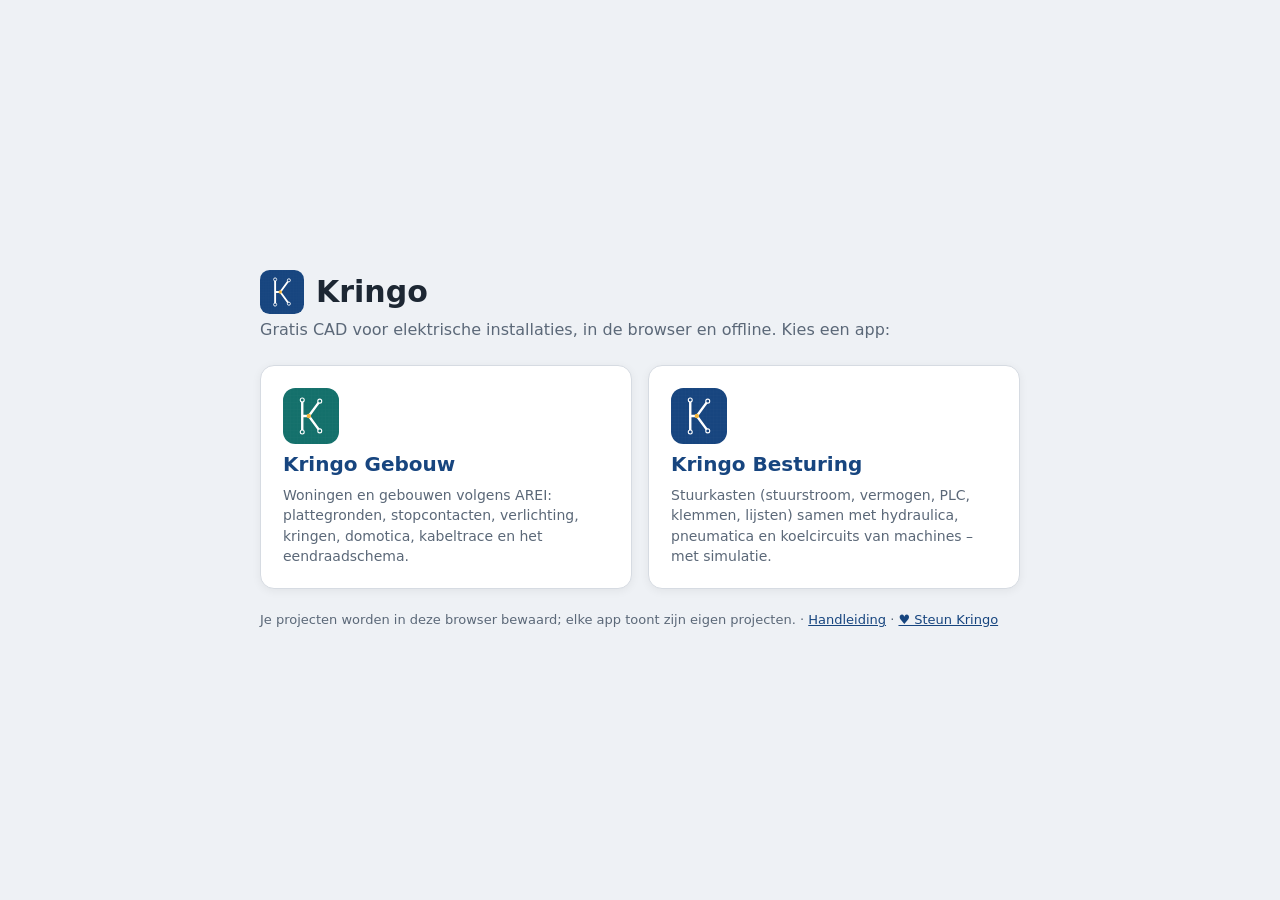
<file: index.html>
<!doctype html>
<html lang="nl">
<head>
  <meta charset="utf-8">
  <meta name="viewport" content="width=device-width, initial-scale=1, viewport-fit=cover">
  <title>Kringo</title>
  <meta name="theme-color" content="#17457f">
  <meta name="description" content="Kringo – CAD voor elektrische installaties in de browser: Kringo Gebouw (AREI) en Kringo Besturing (stuurkasten, hydraulica, pneumatica)">
  <link rel="manifest" href="manifest.webmanifest">
  <link rel="icon" href="icons/icon.svg" type="image/svg+xml">
  <link rel="apple-touch-icon" href="icons/apple-touch-icon.png">
  <script>
    // Choice of app. The last used app opens directly (also for installs of the former single app),
    // unless the page is opened with ?kies (the logo in both apps links here).
    (function () {
      var app = null;
      try { app = localStorage.getItem('kringo.app'); } catch (e) { /* private mode */ }
      if ((app === 'gebouw' || app === 'besturing') && !/[?&]kies\b/.test(location.search)) location.replace(app + '/');
    })();
  </script>
  <style>
    :root { --bg: #eef1f5; --card: #fff; --text: #1d2733; --muted: #5b6878; --line: #d6dbe2; --accent: #17457f; }
    @media (prefers-color-scheme: dark) { :root { --bg: #161a20; --card: #1f242c; --text: #e4e8ee; --muted: #93a0b2; --line: #353c47; --accent: #7fb0f0; } }
    * { box-sizing: border-box; }
    body { margin: 0; min-height: 100vh; display: flex; align-items: center; justify-content: center; padding: 24px 16px;
      background: var(--bg); color: var(--text); font: 16px/1.45 system-ui, -apple-system, "Segoe UI", sans-serif; }
    main { width: 100%; max-width: 760px; }
    h1 { display: flex; align-items: center; gap: 12px; margin: 0 0 4px; font-size: 30px; }
    h1 img { width: 44px; height: 44px; }
    p.lead { margin: 0 0 24px; color: var(--muted); }
    .apps { display: grid; grid-template-columns: repeat(2, minmax(0, 1fr)); gap: 16px; }
    @media (max-width: 600px) { .apps { grid-template-columns: 1fr; } }
    a.app { display: flex; flex-direction: column; gap: 6px; padding: 22px; border-radius: 14px; background: var(--card); border: 1px solid var(--line);
      color: inherit; text-decoration: none; box-shadow: 0 2px 10px rgba(0,0,0,.06); transition: transform .1s, border-color .1s; }
    a.app:hover { transform: translateY(-2px); border-color: var(--accent); }
    a.app .icon { width: 56px; height: 56px; }
    a.app b { font-size: 20px; color: var(--accent); }
    a.app span { color: var(--muted); font-size: 14px; }
    footer { margin-top: 22px; color: var(--muted); font-size: 13px; }
    footer a { color: var(--accent); }
  </style>
</head>
<body>
  <main>
    <h1><img src="icons/icon.svg" alt="">Kringo</h1>
    <p class="lead">Gratis CAD voor elektrische installaties, in de browser en offline. Kies een app:</p>
    <div class="apps">
      <a class="app" href="gebouw/">
        <img class="icon" src="icons/gebouw.svg" alt=""><b>Kringo Gebouw</b>
        <span>Woningen en gebouwen volgens AREI: plattegronden, stopcontacten, verlichting, kringen, domotica, kabeltrace en het eendraadschema.</span>
      </a>
      <a class="app" href="besturing/">
        <img class="icon" src="icons/icon.svg" alt=""><b>Kringo Besturing</b>
        <span>Stuurkasten (stuurstroom, vermogen, PLC, klemmen, lijsten) samen met hydraulica, pneumatica en koelcircuits van machines – met simulatie.</span>
      </a>
    </div>
    <footer>Je projecten worden in deze browser bewaard; elke app toont zijn eigen projecten. ·
      <a href="https://github.com/gST84/kringo/blob/main/docs/HANDLEIDING.md" target="_blank" rel="noopener">Handleiding</a> ·
      <a href="https://ko-fi.com/gst84" target="_blank" rel="noopener">♥ Steun Kringo</a></footer>
  </main>
  <script>
    if ('serviceWorker' in navigator && (location.protocol === 'https:' || location.hostname === 'localhost')) {
      navigator.serviceWorker.register('sw.js', { updateViaCache: 'none' }).catch(function () {});
    }
  </script>
</body>
</html>
</file>
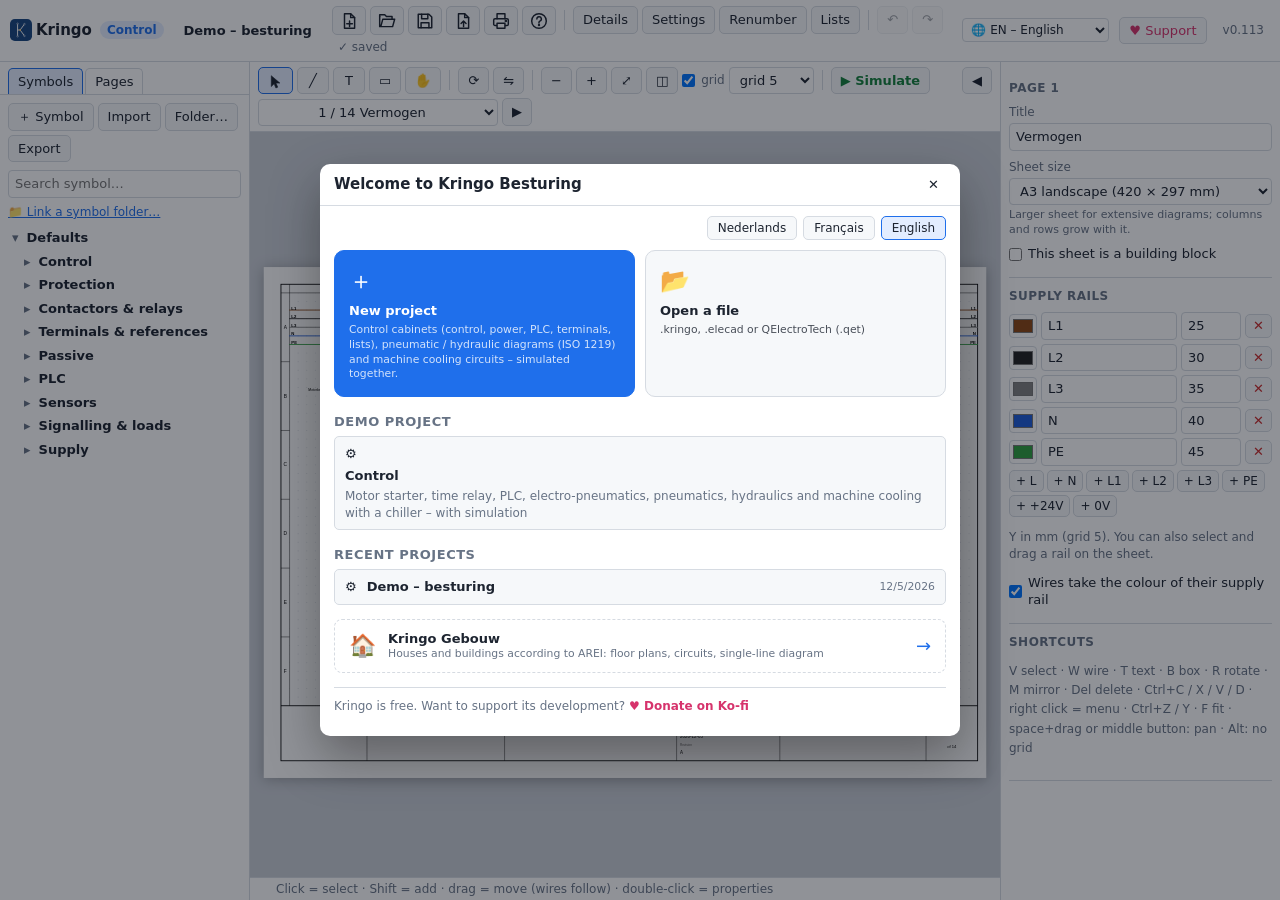
<file: besturing/index.html>
<!doctype html>
<html lang="nl">
<head>
  <meta charset="utf-8">
  <meta name="viewport" content="width=device-width, initial-scale=1, maximum-scale=1, user-scalable=no, viewport-fit=cover">
  <title>Kringo Besturing</title>
  <meta name="theme-color" content="#17457f">
  <meta name="description" content="Kringo Besturing – stuurkasten, hydraulica, pneumatica en machinekoeling tekenen en simuleren in de browser">
  <meta name="mobile-web-app-capable" content="yes">
  <meta name="apple-mobile-web-app-capable" content="yes">
  <meta name="apple-mobile-web-app-title" content="Kringo Besturing">
  <meta name="apple-mobile-web-app-status-bar-style" content="default">
  <link rel="manifest" href="manifest.webmanifest">
  <link rel="icon" href="../icons/icon.svg" type="image/svg+xml">
  <link rel="icon" href="../icons/icon-192.png" type="image/png" sizes="192x192">
  <link rel="apple-touch-icon" href="../icons/apple-touch-icon.png">
  <link rel="stylesheet" href="../styles.css">
</head>
<body>
  <div id="app">
    <header id="top"></header>
    <main>
      <aside id="left">
        <div id="left-tabs" class="tabs"></div>
        <div id="library" class="panel"></div>
        <div id="pages" class="panel" hidden></div>
      </aside>
      <section id="center">
        <div id="toolbar"></div>
        <div id="canvas"></div>
        <div id="status"></div>
      </section>
      <aside id="right"><div id="props" class="panel"></div></aside>
    </main>
  </div>
  <div id="print-root"></div>
  <noscript>Kringo heeft JavaScript nodig.</noscript>
  <script type="module" src="../src/apps/besturing.js"></script>
  <script>
    // Safety net: when the app does not start (an old or broken offline copy), offer to clear it.
    setTimeout(function () {
      if (window.kringo) return;
      var box = document.createElement('div');
      box.style.cssText = 'position:fixed;inset:auto 16px 16px 16px;z-index:9999;max-width:520px;margin:auto;padding:14px 16px;border-radius:10px;background:#fff7e6;border:1px solid #f0b44c;color:#3b2a06;font:14px/1.4 system-ui,sans-serif;box-shadow:0 6px 24px rgba(0,0,0,.2)';
      box.innerHTML = '<b>Kringo Besturing start niet.</b> Waarschijnlijk is de opgeslagen (offline) versie verouderd. Je projecten blijven bewaard.<br><button style="margin-top:8px;padding:6px 12px;border-radius:6px;border:1px solid #c98a0b;background:#f6b73c;cursor:pointer;font:inherit">Herstellen en herladen</button>';
      box.querySelector('button').onclick = async function () {
        try {
          var regs = navigator.serviceWorker ? await navigator.serviceWorker.getRegistrations() : [];
          for (var i = 0; i < regs.length; i++) await regs[i].unregister();
          if (window.caches) { var keys = await caches.keys(); for (var j = 0; j < keys.length; j++) await caches.delete(keys[j]); }
        } catch (e) { /* reload anyway */ }
        location.replace(location.pathname + '?r=' + Date.now());
      };
      document.body.appendChild(box);
    }, 8000);
  </script>
</body>
</html>
</file>
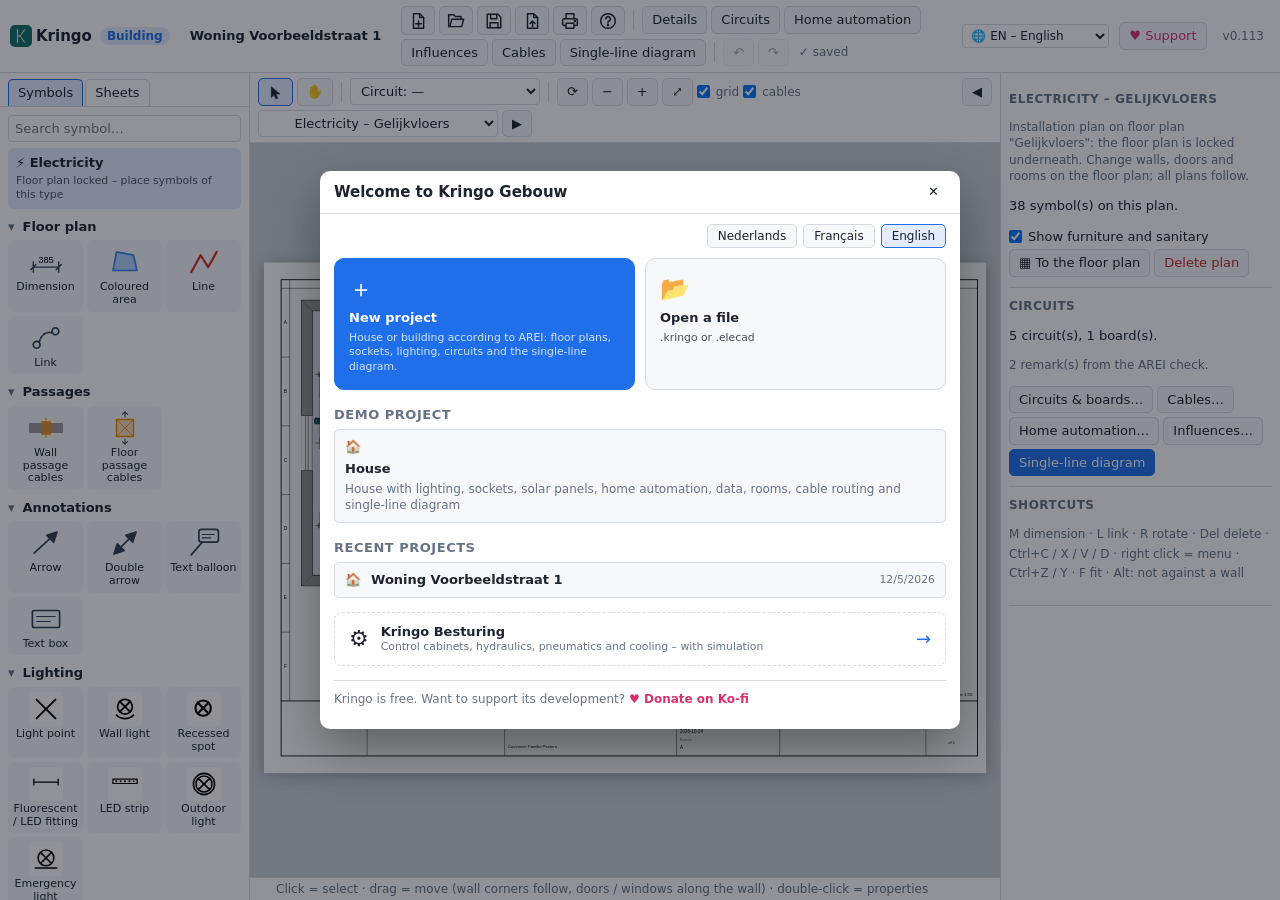
<file: gebouw/index.html>
<!doctype html>
<html lang="nl">
<head>
  <meta charset="utf-8">
  <meta name="viewport" content="width=device-width, initial-scale=1, maximum-scale=1, user-scalable=no, viewport-fit=cover">
  <title>Kringo Gebouw</title>
  <meta name="theme-color" content="#14706b">
  <meta name="description" content="Kringo Gebouw – elektrische installaties van woningen en gebouwen (AREI) in de browser">
  <meta name="mobile-web-app-capable" content="yes">
  <meta name="apple-mobile-web-app-capable" content="yes">
  <meta name="apple-mobile-web-app-title" content="Kringo Gebouw">
  <meta name="apple-mobile-web-app-status-bar-style" content="default">
  <link rel="manifest" href="manifest.webmanifest">
  <link rel="icon" href="../icons/gebouw.svg" type="image/svg+xml">
  <link rel="icon" href="../icons/gebouw-192.png" type="image/png" sizes="192x192">
  <link rel="apple-touch-icon" href="../icons/gebouw-apple-touch-icon.png">
  <link rel="stylesheet" href="../styles.css">
</head>
<body>
  <div id="app">
    <header id="top"></header>
    <main>
      <aside id="left">
        <div id="left-tabs" class="tabs"></div>
        <div id="library" class="panel"></div>
        <div id="pages" class="panel" hidden></div>
      </aside>
      <section id="center">
        <div id="toolbar"></div>
        <div id="canvas"></div>
        <div id="status"></div>
      </section>
      <aside id="right"><div id="props" class="panel"></div></aside>
    </main>
  </div>
  <div id="print-root"></div>
  <noscript>Kringo heeft JavaScript nodig.</noscript>
  <script type="module" src="../src/apps/gebouw.js"></script>
  <script>
    // Safety net: when the app does not start (an old or broken offline copy), offer to clear it.
    setTimeout(function () {
      if (window.kringo) return;
      var box = document.createElement('div');
      box.style.cssText = 'position:fixed;inset:auto 16px 16px 16px;z-index:9999;max-width:520px;margin:auto;padding:14px 16px;border-radius:10px;background:#fff7e6;border:1px solid #f0b44c;color:#3b2a06;font:14px/1.4 system-ui,sans-serif;box-shadow:0 6px 24px rgba(0,0,0,.2)';
      box.innerHTML = '<b>Kringo Gebouw start niet.</b> Waarschijnlijk is de opgeslagen (offline) versie verouderd. Je projecten blijven bewaard.<br><button style="margin-top:8px;padding:6px 12px;border-radius:6px;border:1px solid #c98a0b;background:#f6b73c;cursor:pointer;font:inherit">Herstellen en herladen</button>';
      box.querySelector('button').onclick = async function () {
        try {
          var regs = navigator.serviceWorker ? await navigator.serviceWorker.getRegistrations() : [];
          for (var i = 0; i < regs.length; i++) await regs[i].unregister();
          if (window.caches) { var keys = await caches.keys(); for (var j = 0; j < keys.length; j++) await caches.delete(keys[j]); }
        } catch (e) { /* reload anyway */ }
        location.replace(location.pathname + '?r=' + Date.now());
      };
      document.body.appendChild(box);
    }, 8000);
  </script>
</body>
</html>
</file>
<file: styles.css>
:root {
  --bg: #eef1f5;
  --panel: #ffffff;
  --panel2: #f6f8fa;
  --line: #d6dbe2;
  --text: #1d2430;
  --muted: #677385;
  --accent: #1f6feb;
  --accent-soft: #e3edff;
  --danger: #c92a2a;
  --sel: #1f6feb;
  --canvas: #c9ced6;
  --infl-diff: #ccfbf1;
  --infl-on: #0f766e;
  font: 13px/1.35 system-ui, -apple-system, "Segoe UI", Roboto, sans-serif;
  color: var(--text);
}
@media (prefers-color-scheme: dark) {
  :root {
    --bg: #161a20; --panel: #1f242c; --panel2: #262c35; --line: #353c47; --text: #e4e8ee; --muted: #93a0b2;
    --accent: #5b9bff; --accent-soft: #24344f; --canvas: #2a3038;
    --infl-diff: #173b3a; --infl-on: #0d9488;
  }
}
* { box-sizing: border-box; }
html, body { margin: 0; height: 100%; background: var(--bg); }
[hidden] { display: none !important; }
button, input, select, textarea { font: inherit; color: inherit; }
button {
  background: var(--panel2); border: 1px solid var(--line); border-radius: 5px; padding: 4px 9px; cursor: pointer; white-space: nowrap;
}
button:hover:not(:disabled) { border-color: var(--accent); }
button:disabled { opacity: .4; cursor: default; }
button.primary { background: var(--accent); border-color: var(--accent); color: #fff; }
button.danger { color: var(--danger); }
button.icon { padding: 2px 7px; }
button.link { background: none; border: none; padding: 0; color: var(--accent); text-decoration: underline; cursor: pointer; }
button.active { background: var(--accent-soft); border-color: var(--accent); }
input[type=text], input[type=number], input[type=search], input[type=date], input:not([type]), select, textarea {
  background: var(--panel); border: 1px solid var(--line); border-radius: 4px; padding: 4px 6px; width: 100%; min-width: 0;
}
input:focus, select:focus, textarea:focus { outline: 2px solid var(--accent-soft); border-color: var(--accent); }
input[type=color] { width: 100%; height: 28px; border: 1px solid var(--line); border-radius: 4px; background: var(--panel); }

#app { display: flex; flex-direction: column; height: 100vh; }
#top {
  display: flex; align-items: center; gap: 10px; padding: 6px 10px;
  padding-top: max(6px, env(safe-area-inset-top));
  padding-left: max(10px, env(safe-area-inset-left)); padding-right: max(10px, env(safe-area-inset-right)); background: var(--panel); border-bottom: 1px solid var(--line); flex-wrap: wrap;
}
.brand { font-weight: 700; font-size: 15px; display: flex; align-items: center; gap: 4px; }
.brand .logo { width: 22px; height: 22px; }
a.brand { color: inherit; text-decoration: none; }
.brand .appname { margin-left: 4px; padding: 1px 7px; border-radius: 10px; background: var(--accent-soft); color: var(--accent); font-size: 12px; font-weight: 600; }
.install { background: var(--accent); border-color: var(--accent); color: #fff; }
.projname { font-weight: 600; background: none; border-color: transparent; max-width: 260px; overflow: hidden; text-overflow: ellipsis; }
.menu { display: flex; gap: 4px; align-items: center; flex-wrap: wrap; flex: 1; }
.sep { width: 1px; height: 20px; background: var(--line); margin: 0 4px; display: inline-block; }
.savestate { color: var(--muted); font-size: 12px; margin-left: 6px; }
.savestate.dirty { color: #c77d00; }
.savestate.error { color: var(--danger); }

main { flex: 1; display: grid; grid-template-columns: var(--left-w, 250px) minmax(0, 1fr) var(--right-w, 280px); grid-template-rows: minmax(0, 1fr); min-height: 0; }
aside { background: var(--panel); min-height: 0; display: flex; flex-direction: column; position: relative; }
.splitter { position: absolute; top: 0; bottom: 0; width: 7px; z-index: 5; cursor: col-resize; touch-action: none; }
.splitter.left { right: -4px; }
.splitter.right { left: -4px; }
.splitter:hover, body.resizing .splitter { background: var(--accent); opacity: .35; }
body.resizing { cursor: col-resize; user-select: none; }
body.resizing #canvas { pointer-events: none; }
#left { border-right: 1px solid var(--line); }
#right { border-left: 1px solid var(--line); }
.panel { overflow: auto; flex: 1; padding: 8px; min-height: 0; }
.tabs { display: flex; gap: 2px; padding: 6px 8px 0; border-bottom: 1px solid var(--line); flex-wrap: wrap; }
.tabs button { border-radius: 5px 5px 0 0; border-bottom: none; background: none; }
.tabs button.active { background: var(--accent-soft); }
.panel-tools { display: flex; gap: 4px; flex-wrap: wrap; margin-bottom: 8px; }
.hint { color: var(--muted); font-size: 12px; }
.hint.keys { line-height: 1.6; }
.warn { color: #c77d00; margin: 4px 0; }

#center { display: flex; flex-direction: column; min-width: 0; min-height: 0; }
#toolbar { display: flex; gap: 4px; align-items: center; padding: 5px 8px; background: var(--panel); border-bottom: 1px solid var(--line); flex-wrap: wrap; }
#toolbar .tool { min-width: 32px; }
#toolbar select { width: auto; max-width: 190px; }
.grow { flex: 1; }
#canvas { flex: 1; position: relative; overflow: hidden; background: var(--canvas); min-height: 0; min-width: 0; }
/* split view: second sheet next to the editor */
.canvaswrap { flex: 1; display: flex; min-height: 0; min-width: 0; }
.viewpane { display: flex; flex-direction: column; flex: 0 0 50%; min-width: 0; min-height: 0; background: var(--canvas); }
.viewpane[hidden], .splitbar[hidden] { display: none; }
.viewbar { display: flex; gap: 4px; align-items: center; padding: 3px 6px; background: var(--panel); border-bottom: 1px solid var(--line); flex-wrap: wrap; }
.viewbar .pagesel { max-width: 60%; }
.viewbar .grow { flex: 1; }
.viewhost { flex: 1; position: relative; overflow: hidden; min-height: 0; }
.splitbar { flex: 0 0 6px; cursor: col-resize; background: var(--line); touch-action: none; }
.splitbar:hover { background: var(--sel); }
body.simulating .viewhost svg.canvas { cursor: pointer; }
body.simulating .viewhost { box-shadow: inset 0 0 0 3px #22c55e; }
body[data-mode=building] .viewpane, body[data-mode=building] .splitbar { display: none !important; }
@media (max-width: 800px) { .canvaswrap { flex-direction: column; } .splitbar { cursor: row-resize; flex-basis: 8px; } }
#status { display: flex; gap: 16px; padding: 3px 10px; background: var(--panel); border-top: 1px solid var(--line); font-size: 12px; color: var(--muted); white-space: nowrap; overflow: hidden; }
.check { display: flex; align-items: center; gap: 6px; cursor: pointer; margin: 4px 0; }
.check input { width: auto; margin: 0; }
.check.small { font-size: 12px; color: var(--muted); }

/* ---------- canvas ---------- */
svg.canvas { width: 100%; height: 100%; display: block; user-select: none; touch-action: none; }
svg.canvas[data-tool=wire], svg.canvas[data-tool=place], svg.canvas[data-tool=text], svg.canvas[data-tool=box] { cursor: crosshair; }
svg.canvas[data-tool=pan] { cursor: grab; }
.sheet { fill: #fff; filter: drop-shadow(0 1px 4px rgba(0, 0, 0, .25)); }
.gridfill { fill: url(#gp); }
.frame line, .frame rect { stroke: #000; stroke-width: .25; fill: none; }
.frame .fr-outer { stroke-width: .5; }
.ink line, .ink rect, .ink circle, .ink path, .ink polyline { stroke: #000; stroke-width: .3; fill: none; stroke-linecap: round; stroke-linejoin: round; }
.ink .fi { fill: #000; }
.ink circle.fi { stroke: none; }
.ink .fw { fill: #fff; }
svg text { font-family: Arial, Helvetica, sans-serif; dominant-baseline: central; fill: #000; stroke: none; }
.tb-b, .tag, .rail-l { font-weight: bold; }
.tb-l { fill: #666; }
.xref, .mirror, .wno { fill: #333; }
.tag.dup { fill: #d00; }
.rail .rl { stroke-width: .5; }
.ink .hit { stroke: transparent; fill: transparent; stroke-width: 2.2; }
.ink rect.hit { fill: transparent; stroke: none; }
.ink .box rect.hit.edge { fill: none; stroke: transparent; stroke-width: 2; }
.ink polyline.hit { fill: none; }
.comp:hover .hit, .text:hover .hit { fill: rgba(31, 111, 235, .06); }
.wire:hover .wl, .rail:hover .rl { stroke: #4b8af0; }
.sel line, .sel rect:not(.hit):not(.handle), .sel circle:not(.openpin), .sel path, .sel polyline.wl, .sel .rl { stroke: var(--sel) !important; }
.sel text { fill: var(--sel); }
.comp.sel .hit { fill: rgba(31, 111, 235, .08); stroke: var(--sel); stroke-width: .2; stroke-dasharray: 1 .6; }
.ink .handle { fill: #fff; stroke: var(--sel); stroke-width: .25; cursor: move; }
.ink .openpin { fill: none; stroke: #d33; stroke-width: .2; }
.overlay .ghost line, .overlay .ghost rect, .overlay .ghost circle, .overlay .ghost path { stroke: var(--sel); stroke-width: .3; fill: none; opacity: .75; }
.overlay .ghostwire { stroke: var(--sel); stroke-width: .3; fill: none; stroke-dasharray: 1 .6; }
.overlay .cursor { fill: none; stroke: var(--sel); stroke-width: .2; }
.overlay .band { fill: rgba(31, 111, 235, .08); stroke: var(--sel); stroke-width: .2; stroke-dasharray: 1 .6; }
.overlay .ghostbox { fill: none; stroke: var(--sel); stroke-width: .3; stroke-dasharray: 4 1 1 1; }

/* ---------- library ---------- */
.search { margin-bottom: 6px; }
.libstatus { margin: 0 0 6px; font-size: 12px; }
.tree .folder { cursor: pointer; padding: 3px 0; font-weight: 600; user-select: none; }
.tree .folder:hover { color: var(--accent); }
.caret { display: inline-block; width: 10px; color: var(--muted); }
.symgrid { display: grid; grid-template-columns: repeat(auto-fill, minmax(68px, 1fr)); gap: 4px; margin: 2px 0 6px; }
.sym {
  position: relative; display: flex; flex-direction: column; align-items: center; gap: 2px; padding: 4px 2px; border: 1px solid transparent;
  border-radius: 6px; cursor: pointer; text-align: center; font-size: 11px; background: var(--panel2);
}
.sym:hover { border-color: var(--accent); }
.sym.active { background: var(--accent-soft); border-color: var(--accent); }
.sym span { line-height: 1.15; word-break: break-word; }
.sym .more { position: absolute; top: 1px; right: 1px; padding: 0 4px; font-size: 11px; display: none; border: none; background: none; }
.sym:hover .more { display: block; }
.symsvg { background: #fff; border-radius: 4px; }
.symsvg .ink line, .symsvg .ink rect, .symsvg .ink circle, .symsvg .ink path { stroke-width: .5; }
.popup { position: fixed; z-index: 1000; background: var(--panel); border: 1px solid var(--line); border-radius: 6px; box-shadow: 0 6px 20px rgba(0, 0, 0, .2); display: flex; flex-direction: column; padding: 4px; min-width: 160px; }
.popup button { border: none; background: none; text-align: left; }
.popup button:hover { background: var(--accent-soft); }

/* ---------- pages ---------- */
.pagelist { list-style: none; margin: 0; padding: 0; }
.pagelist li { display: flex; gap: 8px; padding: 5px 6px; border-radius: 5px; cursor: pointer; }
.pagelist li:hover { background: var(--panel2); }
.pagelist li.active { background: var(--accent-soft); font-weight: 600; }
.pagelist .no { width: 22px; text-align: right; color: var(--muted); }

/* ---------- properties ---------- */
.psec { border-bottom: 1px solid var(--line); padding: 6px 0 10px; }
.psec h3 { font-size: 12px; text-transform: uppercase; letter-spacing: .04em; color: var(--muted); margin: 4px 0 8px; }
.field { display: flex; flex-direction: column; gap: 3px; margin-bottom: 8px; }
.field > span { font-size: 12px; color: var(--muted); }
.field small { color: var(--muted); font-size: 11px; }
.ro { padding: 4px 0; font-weight: 600; }
.comphead { display: flex; gap: 8px; align-items: center; padding: 4px 0 8px; border-bottom: 1px solid var(--line); }
.comphead div { display: flex; flex-direction: column; }
.comphead small { color: var(--muted); }
.btnrow { display: flex; gap: 4px; flex-wrap: wrap; }
.chips { display: flex; gap: 3px; flex-wrap: wrap; margin: 4px 0; }
.chips button { padding: 2px 6px; font-size: 12px; }
.railrow { display: grid; grid-template-columns: 28px 1fr 60px auto; gap: 4px; align-items: center; margin-bottom: 4px; }
.pingrid { display: grid; grid-template-columns: 1fr 1fr; gap: 4px; }
.pingrid label { display: flex; align-items: center; gap: 4px; }
.pingrid label span { color: var(--muted); font-size: 11px; min-width: 18px; }
.grid2 { display: grid; grid-template-columns: 1fr 1fr; gap: 0 8px; }
.grid3 { display: grid; grid-template-columns: 1fr 1fr 1fr; gap: 0 6px; }
.linked { margin: 0; padding-left: 16px; }
.reflist { margin: 6px 0; font-size: 12px; }
.blockpart { border: 1px solid var(--line); border-radius: 6px; padding: 4px 8px; margin: 4px 0; }
.blockpart > summary { cursor: pointer; font-size: 13px; padding: 2px 0; }
.blockpart[open] > summary { margin-bottom: 6px; }

/* ---------- modals ---------- */
.modal-back { position: fixed; inset: 0; background: rgba(10, 15, 25, .45); display: flex; align-items: center; justify-content: center; z-index: 100; }
.modal { background: var(--panel); border-radius: 10px; box-shadow: 0 20px 50px rgba(0, 0, 0, .35); width: min(460px, 94vw); max-height: 92vh; display: flex; flex-direction: column; }
.modal.wide { width: min(980px, 96vw); }
.modal.full { width: 96vw; height: 94vh; }
.modal-head { display: flex; align-items: center; justify-content: space-between; padding: 10px 14px; border-bottom: 1px solid var(--line); }
.modal-head h2 { font-size: 15px; margin: 0; }
.modal-head button { border: none; background: none; }
.modal-body { padding: 14px; overflow: auto; flex: 1; min-height: 0; }
.modal.full .modal-body { display: flex; padding: 0; }
.modal-foot { display: flex; justify-content: flex-end; gap: 6px; padding: 10px 14px; border-top: 1px solid var(--line); }
.modal p { margin: 0 0 8px; }
.form h3 { font-size: 13px; margin: 6px 0 8px; }
.form.cols2 { display: grid; grid-template-columns: 1fr 1fr; gap: 20px; }
.logoprev { height: 70px; border: 1px dashed var(--line); border-radius: 6px; display: flex; align-items: center; justify-content: center; margin-bottom: 6px; background: #fff; color: #888; }
.logoprev img { max-height: 64px; max-width: 100%; }
.tablewrap { max-height: 60vh; overflow: auto; margin-top: 8px; }
table.list { border-collapse: collapse; width: 100%; font-size: 12px; }
table.list th, table.list td { border-bottom: 1px solid var(--line); padding: 4px 6px; text-align: left; vertical-align: top; }
table.list th { position: sticky; top: 0; background: var(--panel2); }
table.list tbody tr:hover { background: var(--accent-soft); cursor: pointer; }
table.list tr.current td { font-weight: 600; }
td.empty { color: var(--muted); text-align: center; padding: 20px; }
.toast { position: fixed; bottom: 30px; left: 50%; transform: translateX(-50%) translateY(20px); background: #222b38; color: #fff; padding: 8px 16px; border-radius: 6px; opacity: 0; transition: .2s; pointer-events: none; z-index: 2000; }
.toast.show { opacity: 1; transform: translateX(-50%); }

/* ---------- symbol editor ---------- */
.symeditor { display: grid; grid-template-columns: 56px 1fr 280px; width: 100%; min-height: 0; }
.se-tools { display: flex; flex-direction: column; gap: 4px; padding: 8px; border-right: 1px solid var(--line); overflow: auto; }
.se-tools button { padding: 6px 0; font-size: 15px; }
.se-tools select { font-size: 11px; padding: 2px; }
.se-tools hr { width: 100%; border: none; border-top: 1px solid var(--line); }
.se-canvas { position: relative; min-height: 0; min-width: 0; background: #fff; }
.symcanvas { width: 100%; height: 100%; display: block; user-select: none; cursor: crosshair; }
.symcanvas .g1 { stroke: #eef0f3; stroke-width: .05; }
.symcanvas .g5 { stroke: #d5dae1; stroke-width: .08; }
.symcanvas .origin { stroke: #e55; stroke-width: .12; }
.symcanvas .ink line, .symcanvas .ink rect, .symcanvas .ink circle, .symcanvas .ink path, .symcanvas .ink polyline { stroke-width: .3; }
.symcanvas .sel line, .symcanvas .sel rect:not(.hit), .symcanvas .sel circle:not(.hit), .symcanvas .sel path { stroke: var(--sel); }
.symcanvas .hit.hit.hit { stroke: transparent !important; fill: transparent !important; stroke-width: 1.5 !important; }
.symcanvas .pinmark circle { fill: #e33; stroke: none; }
.symcanvas .pinmark.sel circle:not(.hit) { fill: var(--sel); }
.symcanvas .pinlbl { fill: #e33; }
.symcanvas .taglbl { fill: #2a8; font-weight: bold; cursor: move; }
.symcanvas .pv { stroke: var(--sel); stroke-width: .25; fill: none; stroke-dasharray: .8 .5; }
.symcanvas .cursor { fill: var(--sel); }
.coords { position: absolute; bottom: 6px; left: 8px; font-size: 11px; color: #789; background: rgba(255, 255, 255, .8); padding: 1px 5px; border-radius: 4px; }
.se-side { border-left: 1px solid var(--line); padding: 10px; overflow: auto; }
.se-side h3 { font-size: 12px; text-transform: uppercase; color: var(--muted); margin: 8px 0; }
.openlist { min-height: 100px; }

/* ---------- print ---------- */
#print-root { display: none; }
@media print {
  @page { size: A3 landscape; margin: 0; }
  @page a2 { size: 594mm 420mm; margin: 0; }
  @page a1 { size: 841mm 594mm; margin: 0; }
  @page a0 { size: 1189mm 841mm; margin: 0; }
  body { background: #fff; }
  #app, .modal-back, .toast { display: none !important; }
  #print-root { display: block; }
  .print-page { width: 420mm; height: 297mm; page-break-after: always; break-after: page; overflow: hidden; }
  .print-page:last-child { page-break-after: auto; break-after: auto; }
  .print-page svg { width: 420mm; height: 297mm; display: block; }
  /* larger sheets print on their own page size (named pages) */
  .print-page.sheet-A2 { page: a2; width: 594mm; height: 420mm; }
  .print-page.sheet-A2 svg { width: 594mm; height: 420mm; }
  .print-page.sheet-A1 { page: a1; width: 841mm; height: 594mm; }
  .print-page.sheet-A1 svg { width: 841mm; height: 594mm; }
  .print-page.sheet-A0 { page: a0; width: 1189mm; height: 841mm; }
  .print-page.sheet-A0 svg { width: 1189mm; height: 841mm; }
}

/* ---------- wire colours ---------- */
.railrow input[type=color] { height: 24px; padding: 0 1px; }
.chips.colors { gap: 4px; align-items: center; }
.cchip { width: 22px; height: 22px; padding: 0; border-radius: 50%; border: 2px solid var(--line); font-size: 10px; font-weight: 700; color: #fff; }
.cchip.auto { background: var(--panel2); color: var(--text); }
.cchip.gnye { background: repeating-linear-gradient(45deg, #2e9e3e 0 4px, #e0c000 4px 8px) !important; }
.cchip.active { outline: 2px solid var(--accent); outline-offset: 1px; }
.colorpick input[type=color] { width: 30px; height: 24px; padding: 0 1px; }

/* ---------- project kinds and views ---------- */
body[data-kind=schematic] .kind-building, body[data-kind=building] .kind-schematic { display: none !important; }
body[data-kind=building] #left-tabs, body[data-kind=building] #library, body[data-kind=building] #pages { display: none !important; }
body[data-mode=schematic] .view-plan, body[data-mode=building] .view-sheet { display: none !important; }
body[data-mode=schematic] svg.plancanvas, body[data-mode=building] svg.canvas:not(.plancanvas) { display: none; }
.tgroup { display: contents; }
#building-left { display: flex; flex-direction: column; min-height: 0; flex: 1; }
#building-left .tabs.inner { padding-top: 6px; }
.kindbadge { font-size: 12px; color: var(--muted); border: 1px solid var(--line); border-radius: 10px; padding: 2px 8px; white-space: nowrap; }
.kinds { display: grid; grid-template-columns: 1fr 1fr; gap: 8px; margin-top: 6px; }
.kind { display: flex; flex-direction: column; align-items: flex-start; gap: 4px; padding: 10px; text-align: left; white-space: normal; border-radius: 8px; }
.kind small { color: var(--muted); }
.kind .kicon { font-size: 22px; }
.kind.active { background: var(--accent-soft); border-color: var(--accent); }
.pagegroup { margin-bottom: 10px; }
.pagegrouphead { display: flex; align-items: center; justify-content: space-between; margin: 4px 0 2px; padding: 2px 4px; font-size: 12px; font-weight: 600; text-transform: uppercase; letter-spacing: .04em; color: var(--muted); border-bottom: 1px solid var(--line, #ddd); }
.pagegrouphead button { padding: 0 7px; font-size: 13px; line-height: 20px; }
.pagegroup .hint { margin: 4px 6px; }
.pagelist h4 { margin: 10px 0 4px; font-size: 12px; text-transform: uppercase; color: var(--muted); letter-spacing: .04em; }

/* ---------- plan ---------- */
.plancanvas[data-tool=wall], .plancanvas[data-tool=arcwall], .plancanvas[data-tool=opening], .plancanvas[data-tool=stair], .plancanvas[data-tool=spiral], .plancanvas[data-tool=text], .plancanvas[data-tool=place], .plancanvas[data-tool=link], .plancanvas[data-tool=dim], .plancanvas[data-tool=area], .plancanvas[data-tool=line], .plancanvas[data-tool=calib] { cursor: crosshair; }
.plangrid { fill: url(#pgp); }
.plan .walloutline polygon { fill: #000; stroke: #000; stroke-linejoin: miter; pointer-events: none; }
.plan .wall { fill: #9b9b9b; stroke: none; }
.plan .wall.inner { fill: #bdbdbd; }
.plan .wall:hover { fill: #8fb1ea; }
.plan .wall.sel { fill: var(--sel) !important; }
.plan .divider path { fill: none; stroke: #333; stroke-linecap: butt; }
.plan .divider .divhit { stroke: transparent !important; stroke-dasharray: none; }
.plan .divider.sel .divhit { stroke: rgba(31, 111, 235, .15) !important; }
.plan .divider:hover path:not(.divhit) { stroke: #3b6fd6; }
.plan .divider.sel path:not(.divhit) { stroke: var(--sel); }
.plan .gap { fill: #fff; stroke: none; }
.plan .stairbox { fill: #fff; }
.plan polygon.ol { stroke: #000; }
.plan .sel polygon.ol { stroke: var(--sel); }
.plan .plink { fill: none; }
.plan .opening:hover line, .plan .opening:hover path { stroke: #4b8af0; }
.plan .psym:hover .hit { fill: rgba(31, 111, 235, .1); }
.plan .psym.sel .hit { fill: rgba(31, 111, 235, .15); stroke: var(--sel); stroke-width: .3; }
.plan .psym.sel line, .plan .psym.sel circle:not(.hit), .plan .psym.sel path, .plan .psym.sel rect { stroke: var(--sel) !important; }
.plan .plink.sel { stroke: var(--sel) !important; }
.plan path.hit { fill: none; stroke: transparent; }
.room { font-weight: bold; }
.clabel { font-weight: bold; fill: #c2410c; }
.croom { fill: #555; }
.overlay .ghostwall { fill: rgba(31, 111, 235, .35); stroke: none; }
.overlay .conflict { fill: rgba(220, 38, 38, .25); stroke: #dc2626; }
.overlay .ghostdiv { stroke: rgba(31, 111, 235, .8); fill: none; }
.overlay .ghostopen { fill: rgba(31, 111, 235, .35); stroke: none; }
.overlay .measure { fill: var(--sel); font-weight: bold; }
.overlay .ghost line, .overlay .ghost circle, .overlay .ghost path, .overlay .ghost rect { stroke: var(--sel); stroke-width: .3; fill: none; }
.overlay .ghost text { fill: var(--sel); }

/* ---------- AREI checks ---------- */
.chk { font-size: 12px; color: var(--muted); }
.chk.error { color: var(--danger); }
.chk.warn { color: #c77d00; }
.ink rect.tbox { stroke-width: .2; fill: none; }
.dialwrap { display: flex; justify-content: center; margin: 4px 0 8px; }
svg.dial { width: 120px; height: 120px; touch-action: none; cursor: grab; }
svg.dial:active { cursor: grabbing; }
svg.dial .knob { fill: var(--accent); stroke: #fff; stroke-width: 1.5; }
svg.dial .ring { fill: none; stroke: var(--line); stroke-width: 1.5; }
svg.dial .hand { stroke: var(--accent); stroke-width: 2.5; stroke-linecap: round; }
svg.dial .hub { fill: var(--accent); }
svg.dial .dot { fill: var(--panel2); stroke: var(--muted); stroke-width: 1; cursor: pointer; }
svg.dial .dot:hover { fill: var(--accent-soft); stroke: var(--accent); }
svg.dial .dot.on { fill: var(--accent); stroke: var(--accent); }
svg.dial .deg { font-size: 11px; fill: var(--muted); font-family: system-ui, sans-serif; dominant-baseline: central; }
#toolbar select.pagesel { max-width: 240px; min-width: 150px; text-align: center; }

/* ---------- touch / narrow screens ---------- */
.paneltoggle { display: none; }
@media (max-width: 900px) {
  main { grid-template-columns: minmax(0, 1fr); position: relative; }
  #left, #right {
    position: absolute; top: 0; bottom: 0; z-index: 20; width: min(300px, 85vw);
    box-shadow: 0 0 24px rgba(0, 0, 0, .25); transform: translateX(-105%); transition: transform .2s;
  }
  #left { left: 0; }
  #right { right: 0; transform: translateX(105%); }
  body.show-left #left, body.show-right #right { transform: none; }
  .splitter { display: none; }
  .paneltoggle { display: inline-block; font-size: 16px; min-width: 36px; }
  #top { gap: 6px; }
  .menu button { padding: 6px 8px; }
  #status .hint { display: none; }
}
@media (pointer: coarse) {
  #toolbar button, #toolbar select, .menu button { min-height: 36px; }
  #toolbar .tool { min-width: 40px; }
}
.menutoggle { display: none; }
@media (max-width: 900px) {
  .menutoggle { display: inline-block; margin-left: auto; }
  #top .menu { display: none; order: 10; flex-basis: 100%; }
  body.show-menu #top .menu { display: flex; }
  #top .menu .sep { display: none; }
  .projname { max-width: 140px; }
  .install { order: 5; }
}
/* ---------- distribution tree (circuits dialog) ---------- */
.modal:has(.circuits.tree) { width: min(1180px, 97vw); }
.circuits.tree .trow { border-bottom: 1px solid var(--line); padding: 6px 4px; }
.circuits.tree .trow.t-board { background: var(--panel2); }
.circuits.tree .trow.err { background: rgba(201, 42, 42, .06); }
.circuits.tree .thead { display: flex; flex-wrap: wrap; align-items: flex-end; gap: 4px 8px; }
.circuits.tree .caretbtn { display: inline-block; width: 26px; height: 26px; padding: 0; align-self: center; font-size: 18px; line-height: 1; color: var(--accent); border: 1px solid var(--line); border-radius: 6px; background: var(--panel); cursor: pointer; }
.circuits.tree span.caretbtn { border-color: transparent; background: none; }
.circuits.tree button.caretbtn:hover { border-color: var(--accent); }
.circuits.tree .ticon { width: 16px; text-align: center; font-weight: 700; color: var(--accent); align-self: center; }
.circuits.tree .tf { display: flex; flex-direction: column; font-size: 11px; color: var(--muted); }
.circuits.tree .tf input, .circuits.tree .tf select { width: 70px; max-width: 170px; font-size: 12px; padding: 2px 4px; color: var(--text); }
.circuits.tree .tf select { width: auto; min-width: 0; }
.circuits.tree .tf input.tname { font-weight: 700; }
.circuits.tree .tf input.tname.t-circuit { width: 52px; text-align: center; }
.circuits.tree .tf input.tname.t-rcd, .circuits.tree .tf input.tname.t-board { width: 170px; }
.circuits.tree .tf input.tdesc { width: 150px; }
.circuits.tree .tf input.tcable { width: 64px; }
.circuits.tree .tact { display: flex; gap: 4px; flex-wrap: wrap; align-items: center; margin: 5px 0 0 58px; }
.circuits.tree .tact button { padding: 2px 7px; font-size: 12px; }
.circuits.tree .tact select { width: auto; max-width: 180px; font-size: 12px; padding: 2px; }
.circuits.tree .tact .pts { margin-left: auto; padding-right: 6px; font-size: 12px; color: var(--muted); }
.circuits.tree .twarn { margin: 4px 0 0 58px; }

/* ---------- start screen ---------- */
.modal.start { width: min(640px, 94vw); }
.startbig { display: grid; grid-template-columns: 1fr 1fr; gap: 10px; }
.startbig button { display: flex; flex-direction: column; align-items: flex-start; gap: 4px; padding: 14px; border-radius: 10px; text-align: left; white-space: normal; }
.startbig button .kicon { font-size: 24px; }
.startbig button small { opacity: .8; }
.startscreen h3 { font-size: 13px; margin: 16px 0 6px; color: var(--muted); text-transform: uppercase; letter-spacing: .04em; }
.recent { display: flex; flex-direction: column; gap: 4px; max-height: 300px; overflow: auto; }
.recentitem { display: flex; align-items: center; gap: 10px; text-align: left; padding: 8px 10px; }
.recentitem .rname { flex: 1; font-weight: 600; overflow: hidden; text-overflow: ellipsis; }
.recentitem small { color: var(--muted); }
@media (max-width: 520px) { .startbig { grid-template-columns: 1fr; } }

/* ---------- donate ---------- */
.donatebtn { color: #d6336c; }
.versionbtn { background: none; border: none; color: var(--muted); font-size: 12px; padding: 4px 6px; }
.versionbtn:hover { color: var(--accent); text-decoration: underline; }
.startscreen a.otherapp { display: flex; align-items: center; gap: 12px; margin-top: 14px; padding: 10px 14px; border: 1px dashed var(--line); border-radius: 8px; color: inherit; text-decoration: none; }
.startscreen a.otherapp:hover { border-color: var(--accent); background: var(--panel2); }
.startscreen a.otherapp .kicon { font-size: 22px; }
.startscreen a.otherapp span:nth-child(2) { flex: 1; display: flex; flex-direction: column; }
.startscreen a.otherapp small { color: var(--muted); }
.startscreen a.otherapp .arrow { font-size: 18px; color: var(--accent); }
.recent.demos.one { grid-template-columns: minmax(0, 1fr); }
.startscreen .donate { margin-top: 14px; padding-top: 10px; border-top: 1px solid var(--line); font-size: 12px; color: var(--muted); }
.startscreen .donate a { color: #d6336c; font-weight: 600; text-decoration: none; }
.startscreen .donate a:hover { text-decoration: underline; }

/* ---------- language ---------- */
#top select.langsel { width: auto; font-size: 12px; padding: 3px 4px; }
.startscreen .langs { display: flex; gap: 6px; justify-content: flex-end; margin: -4px 0 10px; }
.startscreen .langs button { font-size: 12px; padding: 3px 10px; }

/* floor plan: background, dimension lines, coloured areas / lines */
.plan image.pbg { cursor: move; }
.plan image.pbg.locked { pointer-events: none; }
.plan .bgsel { fill: none; stroke: var(--sel); stroke-dasharray: 6 3; }
.plan .pshape.sel, .plan .parea.sel { stroke: var(--sel) !important; }
.plan .pshape.sel .pline, .plan .pshape.sel .cbox { stroke: var(--sel) !important; }
.plan .pshape.sel .ahead { fill: var(--sel) !important; }
.plan .pshape .ctext { font-weight: normal; }
.plan .parea:hover { stroke: #4b8af0 !important; }
.plan .pdim:hover line { stroke: #4b8af0; }
.plan .dimtx { font-weight: normal; }
.plan .walllens { pointer-events: none; }
.plan .walllentx { font-weight: normal; fill: #333; }
.plan .walllenbox { fill: #f4f4f4; stroke: #6b6b6b; stroke-width: 0.3; }
.plan .walllen.inner .walllenbox { stroke: #8a8a8a; }
.plan .walllen.open .walllenbox { fill: #fff; stroke: #2563eb; }
.plan .walllen.open .walllentx { fill: #1d4ed8; }
.plan .conbadge { cursor: pointer; }
.plan .roofbox { fill: rgba(255, 255, 255, .55); }
.plan .roofarrow { fill: #222; stroke: none; }
.plan .furn line, .plan .furn rect, .plan .furn ellipse, .plan .furn polygon, .plan .furn polyline { stroke: #4b5563; }
.plan .furnbox { fill: #fff; }
.plan .furnin { fill: none; }
.plan .furntx { font-family: sans-serif; fill: #4b5563; stroke: none; }
.plan .stair:hover .furn line, .plan .stair:hover .furn rect, .plan .stair:hover .furn ellipse, .plan .stair:hover .furn polygon { stroke: #4b8af0; }
.plan .rooftx { font-family: sans-serif; fill: #333; stroke: #fff; paint-order: stroke; }
.plan .conbadge rect { fill: #f3e8ff; stroke: #7c3aed; stroke-width: 0.25; }
.plan .conbadge text { fill: #5b21b6; font-weight: normal; }
.plan .conbadge.bad rect { fill: #fee2e2; stroke: #dc2626; }
.plan .conbadge.bad text { fill: #b91c1c; }
.plan .stair:hover line, .plan .stair:hover polyline { stroke: #4b8af0; }
.ink .handle.round { fill: #e8f0fe; }
.overlay .ghostarea { fill: rgba(31, 111, 235, .2); stroke: var(--sel); stroke-dasharray: 2 1; }
.overlay .ghostline { stroke: var(--sel); stroke-dasharray: 2 1; fill: none; }
.overlay .ghostpipe { stroke: #e03131; fill: none; stroke-linejoin: round; opacity: .85; }
.overlay .pipegrid circle { fill: #1f6feb; opacity: .45; }
.overlay .ghostdim line, .overlay .ghostdim polyline { stroke: var(--sel); }
.overlay .ghostdim text { fill: var(--sel); }
.symgrid.tools .sym svg { color: #334155; }
.symgrid.tools .sym.active svg { color: var(--sel); }

/* plan handles: round, light, with an outline */
.plancanvas .phandle { fill: #bfdbfe; stroke: #2563eb; cursor: move; }
.plancanvas .phandle:hover { fill: #93c5fd; }

button .icon { display: inline-flex; vertical-align: middle; line-height: 0; }
button .icon svg { display: block; }

/* LED strip */
.plan .strip-o { stroke: #8b939c; fill: none; stroke-linecap: round; stroke-linejoin: round; }
.plan .strip-i { stroke: #eceff3; fill: none; stroke-linecap: round; stroke-linejoin: round; }
.plan .strip-led { fill: #f6b73c; stroke: #c98a0b; }
.plan .strip-feed { fill: #374151; stroke: none; }
.plan .pstrip:hover .strip-o { stroke: #4b8af0; }
.plan .pstrip.sel .strip-o { stroke: var(--sel) !important; }
.plan .pstrip.sel .strip-led { stroke: #c98a0b !important; }
.plan .pstrip .hit { fill: none !important; stroke: transparent !important; }

#top .menu button.iconbtn { padding-left: 7px; padding-right: 7px; }
#top .menu button.iconbtn .icon svg { width: 18px; height: 18px; }

/* domotics */
.plan .cdom { fill: #7c3aed; font-weight: bold; }
.domotics .dmod { border: 1px solid var(--line); border-radius: 8px; padding: 8px; margin: 8px 0; }
.domotics .dmhead { display: flex; flex-wrap: wrap; gap: 6px; align-items: center; }
.domotics .dmhead select, .domotics .dmhead input { width: auto; min-width: 0; }
.domotics .dmhead .tf span { color: var(--muted); font-size: 12px; }
.domotics .dmhead .tname { width: 56px; font-weight: bold; }
.domotics .dmhead .tnum { width: 56px; }
.domotics .dmhead .tdesc { flex: 1; min-width: 120px; }
.domotics .dmhead .tf { display: inline-flex; gap: 4px; align-items: center; }
.domotics .dmtable { margin-top: 6px; }
.domotics .dmaddr { font-weight: bold; white-space: nowrap; width: 1%; }
.domotics .dmchip { display: inline-flex; gap: 4px; align-items: center; background: var(--panel2); border-radius: 10px; padding: 1px 8px; margin: 1px 4px 1px 0; }
.domotics .dmassign { max-width: 220px; }

.linked .cablein { display: block; width: 100%; margin: 3px 0 6px; font-size: 12px; }

.psec h4.subhead { margin: 8px 0 4px; font-size: 12px; font-weight: 600; color: var(--muted); }

/* rooms */
.plan .proom { stroke: #94a3b8; fill-opacity: .55; }
.plan .proom:hover { fill-opacity: .8; }
.plan .proom.sel { stroke: var(--sel); stroke-dasharray: none; fill-opacity: .85; }
.plan .rarea { fill: #475569; }
.plan .rinfl { fill: #0f766e; font-weight: bold; }
.plan .proomlabel.sel .room { fill: var(--sel); }

.infl { display: flex; flex-direction: column; gap: 2px; }
.infl .inflrow { border-radius: 6px; }
.infl .inflrow.differs { background: var(--infl-diff); }
.infl .inflrow > summary { display: grid; grid-template-columns: 12px 26px 1fr auto; gap: 4px; align-items: center; padding: 3px 4px; cursor: pointer; list-style: none; }
.infl .inflrow > summary::-webkit-details-marker { display: none; }
.infl .inflrow > summary::before { content: '▸'; font-size: 10px; color: var(--muted); }
.infl .inflrow[open] > summary::before { content: '▾'; }
.infl .inflcode { font-weight: 700; font-size: 12px; }
.infl .inflname { font-size: 11px; color: var(--muted); white-space: nowrap; overflow: hidden; text-overflow: ellipsis; }
.infl .inflval { display: flex; gap: 2px; }
.infl .inflchip { min-width: 20px; height: 20px; padding: 0 4px; font-size: 11px; border-radius: 4px; display: inline-flex; align-items: center; justify-content: center; }
.infl .inflval .inflchip { min-width: 16px; height: 16px; font-size: 10px; border: 1px solid var(--infl-on); }
.infl .inflchip.on { background: var(--infl-on); color: #fff; border-color: var(--infl-on); }
.infl .inflopts { display: flex; flex-direction: column; gap: 2px; padding: 0 4px 6px 20px; }
.infl .inflopt { display: grid; grid-template-columns: auto 1fr; gap: 6px; align-items: center; font-size: 11.5px; cursor: pointer; padding: 1px 2px; border-radius: 4px; }
.infl .inflopt:hover { background: rgba(15, 118, 110, 0.08); }
.infltable td.differs { background: var(--infl-diff); font-weight: 600; }
.infltable td, .infltable th { text-align: center; }
.infltable td:first-child, .infltable th:first-child { text-align: left; }
.inflmeta { display: flex; flex-wrap: wrap; gap: 8px; margin-bottom: 8px; }
.inflmeta .tf { display: flex; flex-direction: column; font-size: 12px; flex: 1; min-width: 150px; }

/* ---------- cables ---------- */
.cables h4 { margin: 14px 0 6px; }
.cablecfg { margin: 8px 0; }
.cablecfg summary { cursor: pointer; font-weight: 600; }
.cablegrid { display: grid; grid-template-columns: repeat(auto-fill, minmax(170px, 1fr)); gap: 6px 10px; margin-top: 6px; }
.cablegrid .tf { display: flex; flex-direction: column; font-size: 12px; }
.cabletable td.num { text-align: right; white-space: nowrap; }
.cabledot { display: inline-block; width: 10px; height: 10px; border-radius: 50%; vertical-align: middle; }

/* align / distribute (plan, multiple selection) */
.alignblock { margin: 6px 0 8px; }
.alignblock > label { display: block; font-size: 12px; color: var(--muted, #64748b); margin-bottom: 3px; }
.alignrow { display: grid; grid-template-columns: repeat(8, 1fr); gap: 3px; margin-bottom: 6px; }
.alignrow .alignbtn { padding: 3px 0; display: flex; align-items: center; justify-content: center; min-width: 0; }
.alignrow .alignbtn:disabled { opacity: .35; }

/* hydraulics / pneumatics projects and the simulation */
.simctl { display: inline-flex; align-items: center; gap: 4px; }
.simctl .simrun { display: inline-flex; align-items: center; gap: 4px; }
.simctl .simrun[hidden], .simctl .simstart[hidden] { display: none; }
.simctl .simstart { color: #15803d; font-weight: 600; }
.simctl .simstop { color: #b91c1c; font-weight: 600; }
.simclock { font-variant-numeric: tabular-nums; min-width: 4.5em; font-size: 12px; color: var(--muted, #64748b); }
body.simulating #canvas svg.canvas { cursor: pointer; }
body.simulating #canvas { box-shadow: inset 0 0 0 3px #22c55e; }
.ink .comp.sim-on line, .ink .comp.sim-on rect:not(.hit), .ink .comp.sim-on circle, .ink .comp.sim-on path,
.ink .comp.sim-act line, .ink .comp.sim-act path, .ink .comp.sim-act rect:not(.hit), .ink .comp.sim-act circle { stroke: #16a34a; }
.ink .comp.sim-on, .ink .comp.sim-act { filter: drop-shadow(0 0 0.6px #4ade80); }
.ink .comp.sim-lamp circle { fill: #fde047; }
.ink polyline.simdots { fill: none; stroke-width: 1.9; stroke-linecap: round; pointer-events: none; }
.ink polyline.simdots.edge { stroke: #fff; stroke-width: 2.4; }
.ink text.simtemp { font-weight: 700; paint-order: stroke; stroke: #fff; stroke-width: 0.6px; stroke-linejoin: round; }
.ink .comp.sim-warn line, .ink .comp.sim-warn path, .ink .comp.sim-warn rect:not(.hit), .ink .comp.sim-warn circle { stroke: #dc2626; }
.ink .comp.sim-warn { filter: drop-shadow(0 0 0.8px #f87171); }
.ink polyline.simglow { stroke: #4ade80; stroke-width: 2.2; opacity: .35; fill: none; stroke-linecap: round; stroke-linejoin: round; pointer-events: none; animation: simglow 1.4s ease-in-out infinite; }
@keyframes simglow { 0%, 100% { opacity: .22; } 50% { opacity: .5; } }
.recent.demos { display: grid; grid-template-columns: repeat(2, minmax(0, 1fr)); gap: 8px; max-height: none; overflow: visible; }
.recentitem.demo { flex-direction: column; align-items: flex-start; gap: 4px; white-space: normal; min-width: 0; }
.recentitem.demo .rname { flex: none; }
.recentitem.demo small { font-size: 12px; line-height: 1.35; }
@media (max-width: 640px) { .recent.demos { grid-template-columns: 1fr; } }
.opendemos { margin-bottom: 10px; }
.opendemos h3, .modal .openlist + h3 { margin-top: 0; }

/* building: plan header in the symbol panel, plan type headings in the page list */
.planhead { display: flex; flex-direction: column; gap: 2px; padding: 6px 8px; margin: 0 0 6px; border-radius: 6px; background: var(--accent-soft, #e8f0fe); font-weight: 600; }
.planhead small { font-weight: normal; opacity: .75; }
.pagelist h4.dischead { display: flex; align-items: center; justify-content: space-between; gap: 6px; }
.pagelist h4.dischead .link { font-weight: normal; font-size: 12px; }
.btnrow.wrap { flex-wrap: wrap; }
button.ghost { opacity: .7; border-style: dashed; }
.chips.heatrooms { gap: 4px 14px; margin: 6px 0 8px; }
.ctxmenu { position: fixed; z-index: 1000; min-width: 190px; padding: 4px; background: var(--panel); border: 1px solid var(--line); border-radius: 7px; box-shadow: 0 6px 24px rgba(0,0,0,.18); display: flex; flex-direction: column; }
.ctxmenu button { display: flex; justify-content: space-between; gap: 18px; background: none; border: 0; border-radius: 4px; padding: 5px 9px; text-align: left; font-size: 13px; }
.ctxmenu button:hover:not([disabled]), .ctxmenu button:focus-visible { background: var(--panel2); outline: none; }
.ctxmenu button[disabled] { opacity: .4; cursor: default; }
.ctxmenu button.danger { color: #c92a2a; }
.ctxmenu kbd { font: inherit; font-size: 12px; color: var(--muted); }
.ctxmenu .sep { height: 1px; background: var(--line); margin: 4px 2px; }
</file>
